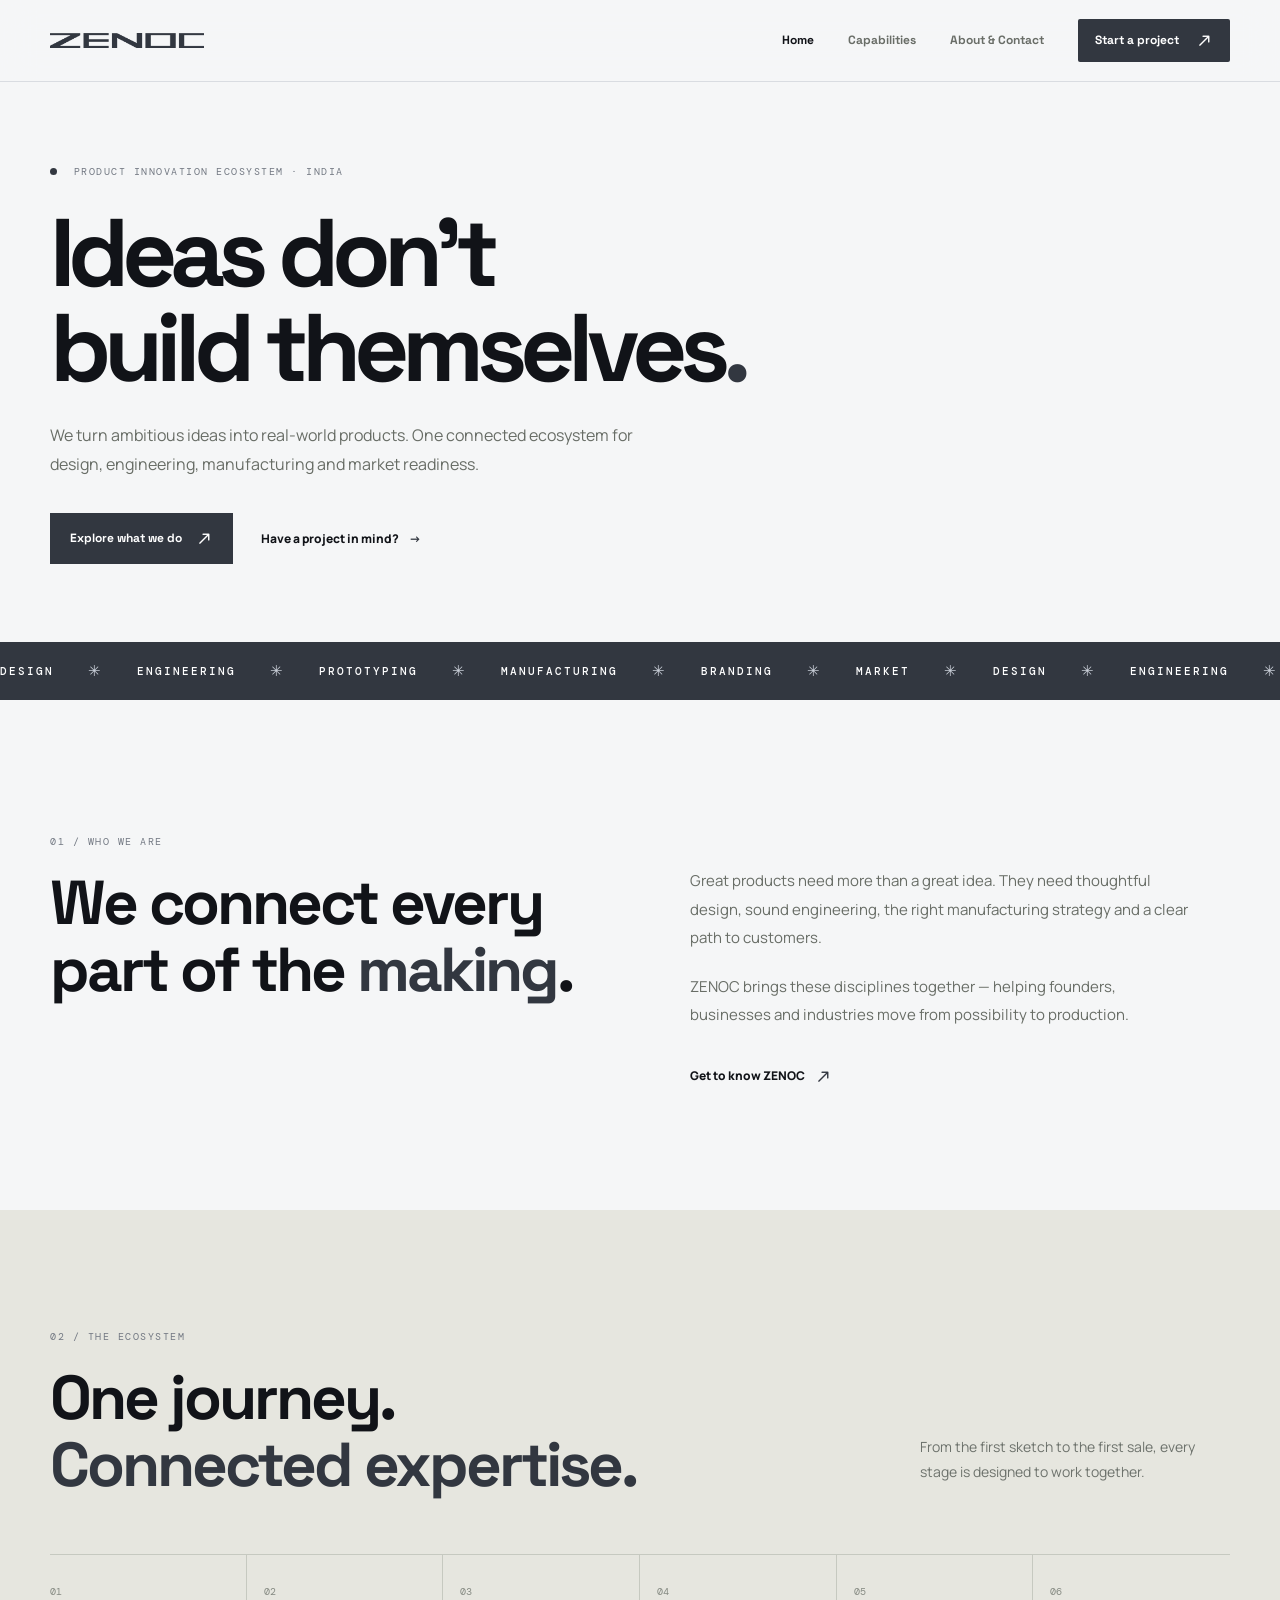
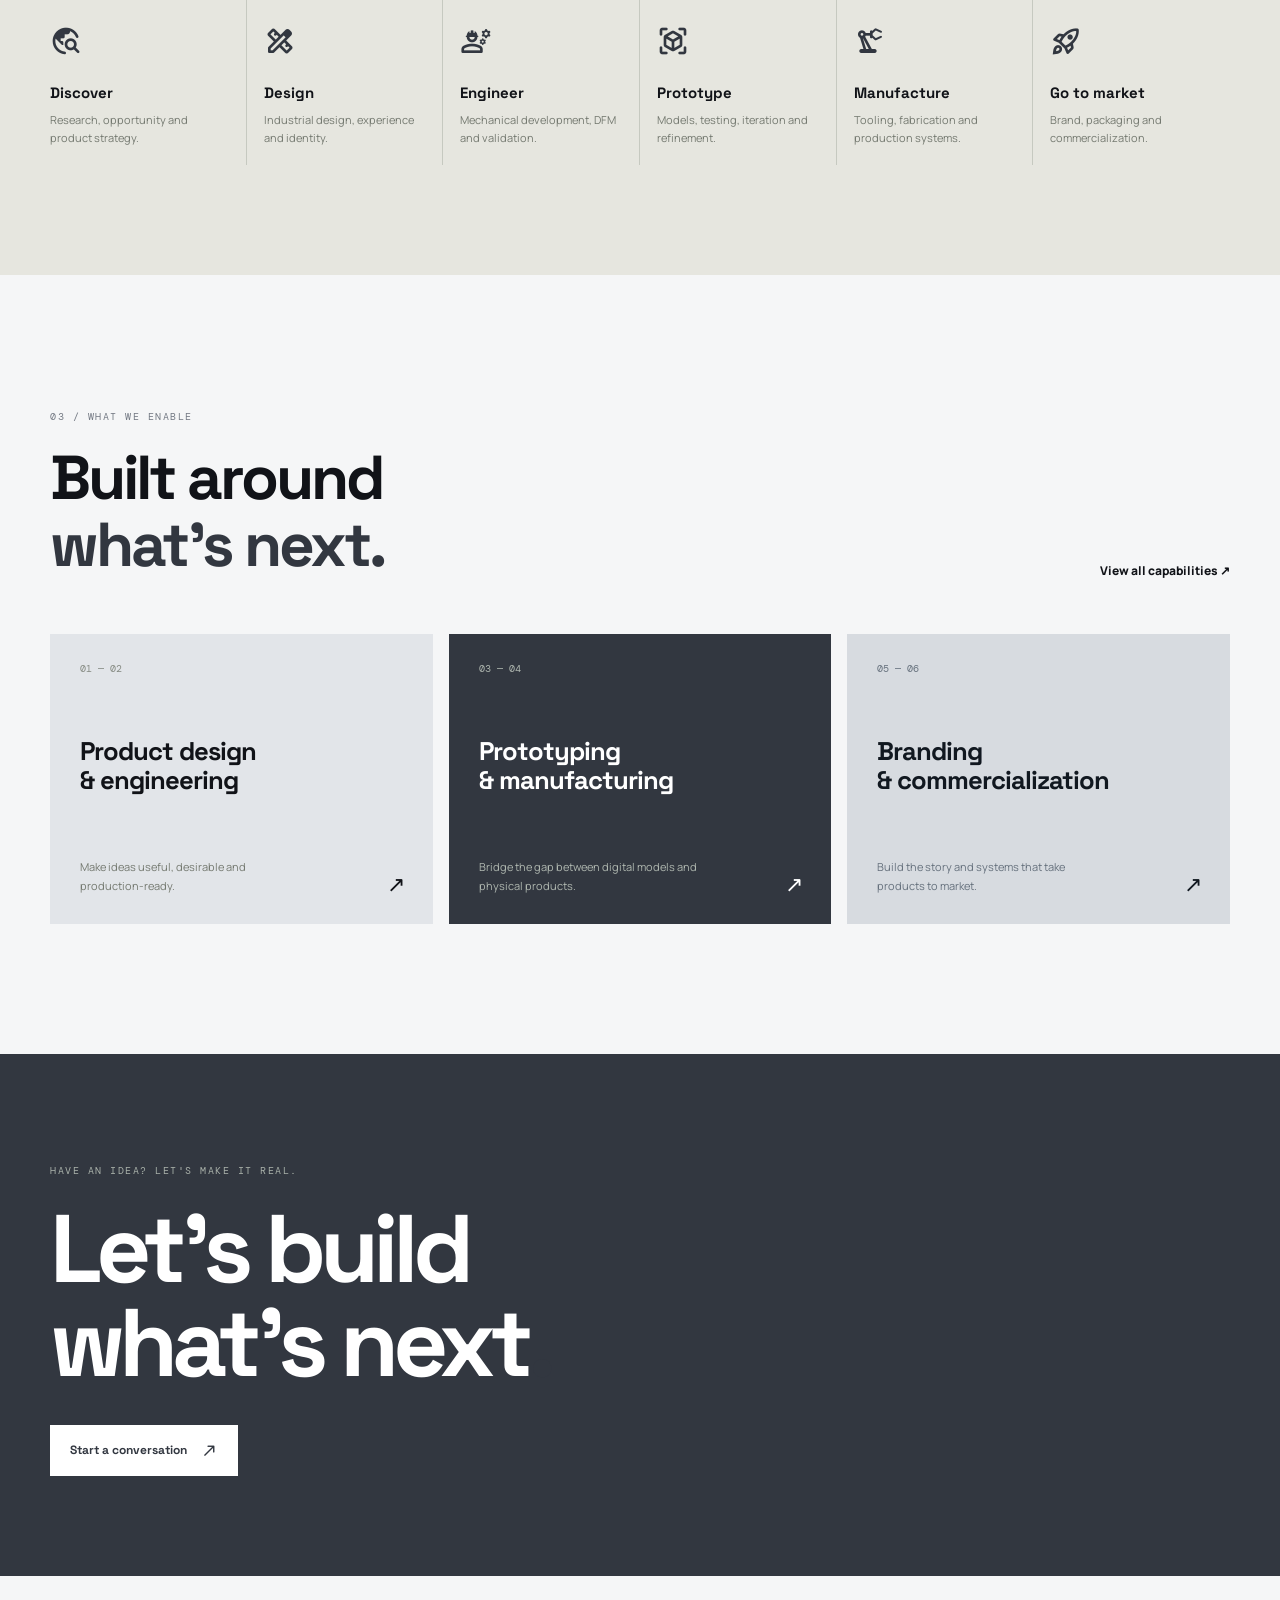
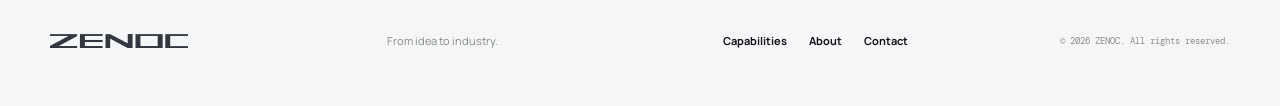
<file: index.html>
<!DOCTYPE html>
<html lang="en">
<head>
  <meta charset="UTF-8"><meta name="viewport" content="width=device-width, initial-scale=1.0">
  <meta name="description" content="ZENOC — an integrated product innovation ecosystem, from idea to market.">
  <title>ZENOC — From Idea to Industry</title>
  <link rel="preconnect" href="https://fonts.googleapis.com"><link rel="preconnect" href="https://fonts.gstatic.com" crossorigin>
  <link href="https://fonts.googleapis.com/css2?family=DM+Mono:wght@400;500&family=Manrope:wght@400;500;600;700;800&family=Space+Grotesk:wght@400;500;600;700&display=swap" rel="stylesheet">
  <link href="https://fonts.googleapis.com/css2?family=Material+Symbols+Rounded:opsz,wght,FILL,GRAD@20..48,400,0,0" rel="stylesheet"><link rel="stylesheet" href="styles.css"><script src="script.js" defer></script>
</head>
<body>
<header class="site-header"><a class="brand logo-brand" href="index.html"><img src="zenoc-logo.png" alt="ZENOC"></a><button class="menu-toggle" aria-label="Open menu" aria-expanded="false"><span class="material-symbols-rounded" aria-hidden="true">menu</span></button>
<nav class="nav"><a class="active" href="index.html">Home</a><a href="capabilities.html">Capabilities</a><a href="about.html">About & Contact</a><a class="nav-cta" href="about.html#contact">Start a project <span class="material-symbols-rounded icon-inline" aria-hidden="true">north_east</span></a></nav></header>
<main>
<section class="hero wrap">
  <div class="hero-copy"><p class="eyebrow"><i></i> PRODUCT INNOVATION ECOSYSTEM · INDIA</p>
    <h1>Ideas don't<br>build themselves<span class="accent">.</span></h1>
    <p class="hero-lead">We turn ambitious ideas into real-world products. One connected ecosystem for design, engineering, manufacturing and market readiness.</p>
    <div class="hero-actions"><a class="button button-dark" href="capabilities.html">Explore what we do <span class="material-symbols-rounded icon-inline" aria-hidden="true">north_east</span></a><a class="text-link" href="about.html#contact">Have a project in mind? <span>→</span></a></div>
  </div>
</section>
<section class="ticker" aria-label="ZENOC capabilities"><div class="ticker-track"><div class="ticker-group"><span>DESIGN</span><b>✳</b><span>ENGINEERING</span><b>✳</b><span>PROTOTYPING</span><b>✳</b><span>MANUFACTURING</span><b>✳</b><span>BRANDING</span><b>✳</b><span>MARKET</span><b>✳</b></div><div class="ticker-group" aria-hidden="true"><span>DESIGN</span><b>✳</b><span>ENGINEERING</span><b>✳</b><span>PROTOTYPING</span><b>✳</b><span>MANUFACTURING</span><b>✳</b><span>BRANDING</span><b>✳</b><span>MARKET</span><b>✳</b></div></div></section>
<section class="section wrap intro-section"><div><p class="eyebrow">01 / WHO WE ARE</p><h2>We connect every<br>part of the <em>making</em>.</h2></div><div class="intro-text"><p>Great products need more than a great idea. They need thoughtful design, sound engineering, the right manufacturing strategy and a clear path to customers.</p><p>ZENOC brings these disciplines together — helping founders, businesses and industries move from possibility to production.</p><a class="arrow-link" href="about.html">Get to know ZENOC <span class="material-symbols-rounded icon-inline" aria-hidden="true">north_east</span></a></div></section>
<section class="ecosystem-section"><div class="wrap"><div class="section-heading"><div><p class="eyebrow">02 / THE ECOSYSTEM</p><h2>One journey.<br><em>Connected expertise.</em></h2></div><p>From the first sketch to the first sale, every stage is designed to work together.</p></div>
<div class="journey">
  <div class="journey-step"><span>01</span><div class="step-icon"><span class="material-symbols-rounded step-material-icon" aria-hidden="true">travel_explore</span></div><h3>Discover</h3><p>Research, opportunity and product strategy.</p></div>
  <div class="journey-step"><span>02</span><div class="step-icon"><span class="material-symbols-rounded step-material-icon" aria-hidden="true">design_services</span></div><h3>Design</h3><p>Industrial design, experience and identity.</p></div>
  <div class="journey-step"><span>03</span><div class="step-icon"><span class="material-symbols-rounded step-material-icon" aria-hidden="true">engineering</span></div><h3>Engineer</h3><p>Mechanical development, DFM and validation.</p></div>
  <div class="journey-step"><span>04</span><div class="step-icon"><span class="material-symbols-rounded step-material-icon" aria-hidden="true">view_in_ar</span></div><h3>Prototype</h3><p>Models, testing, iteration and refinement.</p></div>
  <div class="journey-step"><span>05</span><div class="step-icon"><span class="material-symbols-rounded step-material-icon" aria-hidden="true">precision_manufacturing</span></div><h3>Manufacture</h3><p>Tooling, fabrication and production systems.</p></div>
  <div class="journey-step"><span>06</span><div class="step-icon"><span class="material-symbols-rounded step-material-icon" aria-hidden="true">rocket_launch</span></div><h3>Go to market</h3><p>Brand, packaging and commercialization.</p></div>
</div></div></section>
<section class="section wrap capabilities-preview"><div class="section-heading"><div><p class="eyebrow">03 / WHAT WE ENABLE</p><h2>Built around<br><em>what's next.</em></h2></div><a class="arrow-link" href="capabilities.html">View all capabilities ↗</a></div>
<div class="cap-grid"><a class="cap-card cap-large" href="capabilities.html"><span class="card-no">01 — 02</span><h3>Product design<br>& engineering</h3><p>Make ideas useful, desirable and production-ready.</p><span class="card-arrow">↗</span></a><a class="cap-card cap-dark" href="capabilities.html"><span class="card-no">03 — 04</span><h3>Prototyping<br>& manufacturing</h3><p>Bridge the gap between digital models and physical products.</p><span class="card-arrow">↗</span></a><a class="cap-card cap-light" href="capabilities.html"><span class="card-no">05 — 06</span><h3>Branding<br>& commercialization</h3><p>Build the story and systems that take products to market.</p><span class="card-arrow">↗</span></a></div></section>
<section class="cta-band"><div class="wrap cta-inner"><p class="eyebrow">HAVE AN IDEA? LET'S MAKE IT REAL.</p><h2>Let's build<br>what's next<span class="accent">.</span></h2><a class="button button-light" href="about.html#contact">Start a conversation <span class="material-symbols-rounded icon-inline" aria-hidden="true">north_east</span></a></div></section>
</main>
<footer class="footer wrap"><a class="brand logo-brand" href="index.html"><img src="zenoc-logo.png" alt="ZENOC"></a><p>From idea to industry.</p><div class="footer-links"><a href="capabilities.html">Capabilities</a><a href="about.html">About</a><a href="about.html#contact">Contact</a></div><small>© <span id="year"></span> ZENOC. All rights reserved.</small></footer>
</body></html>
</file>
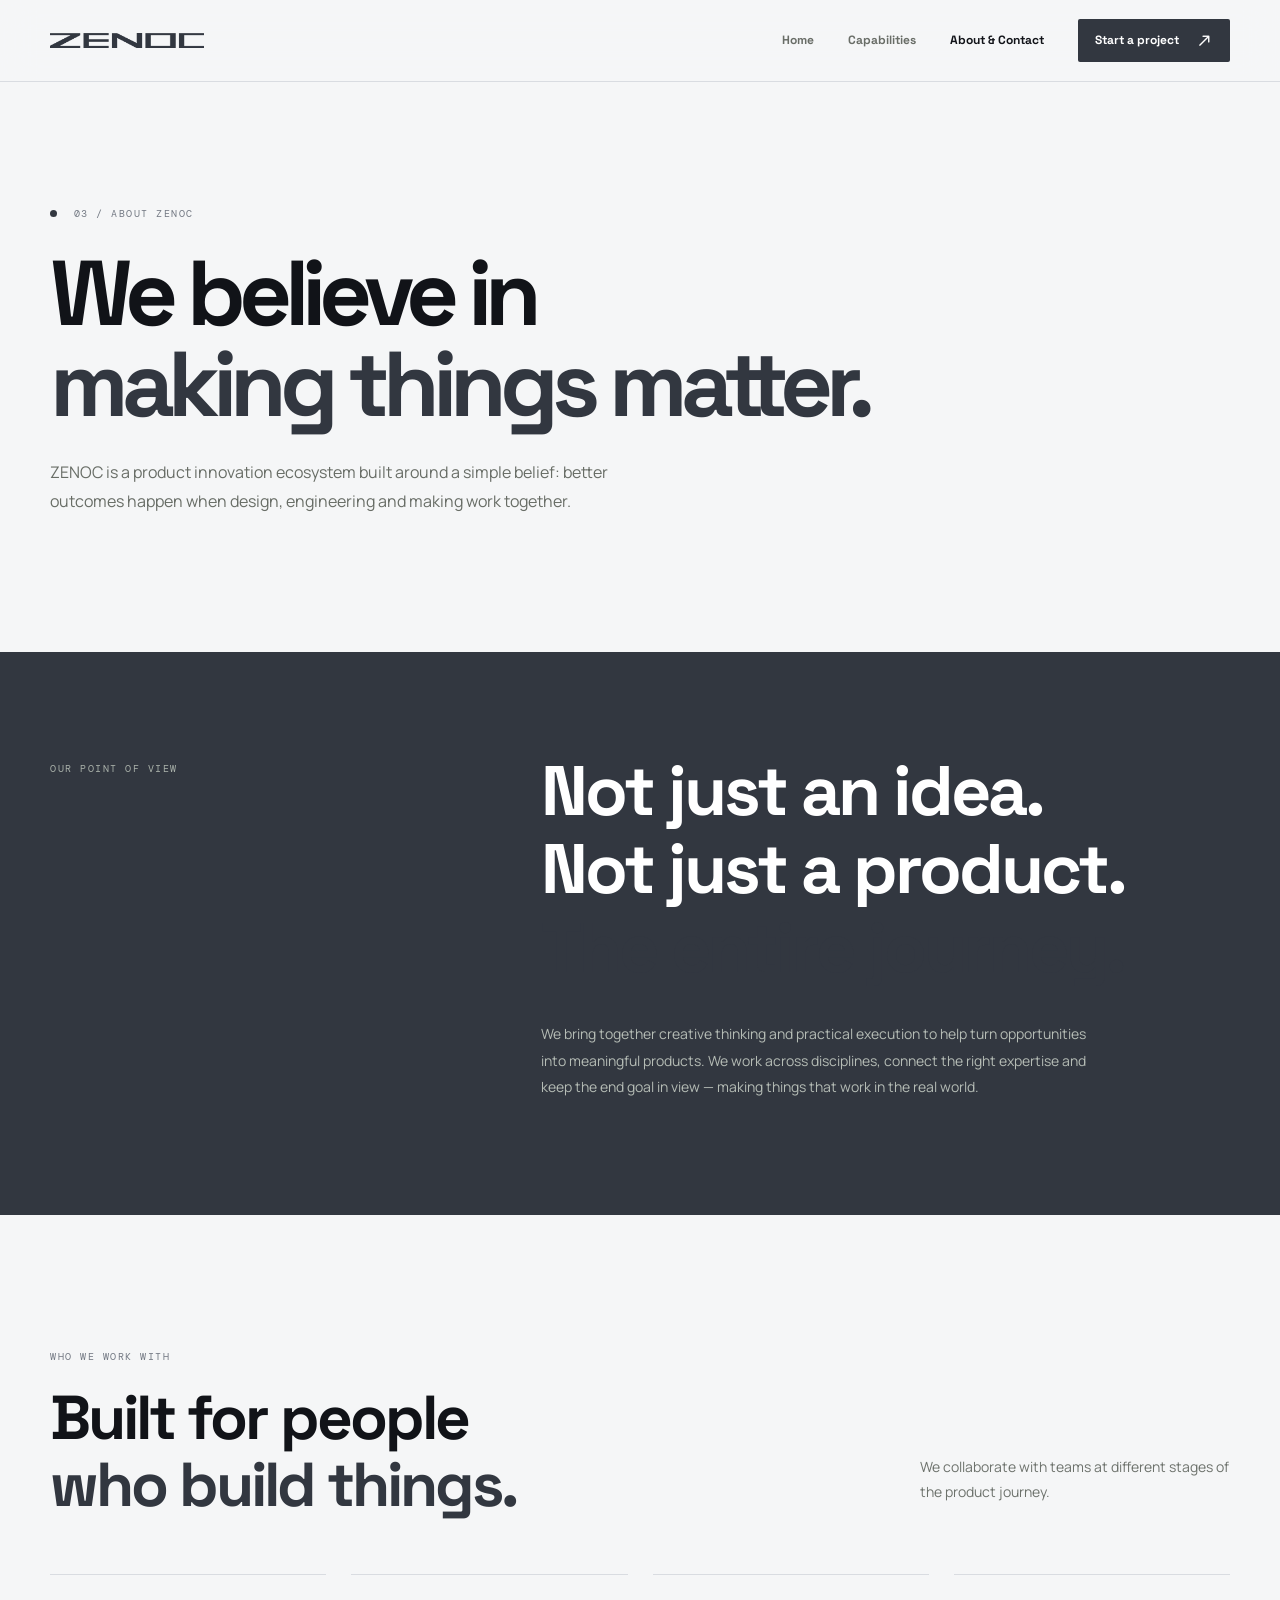
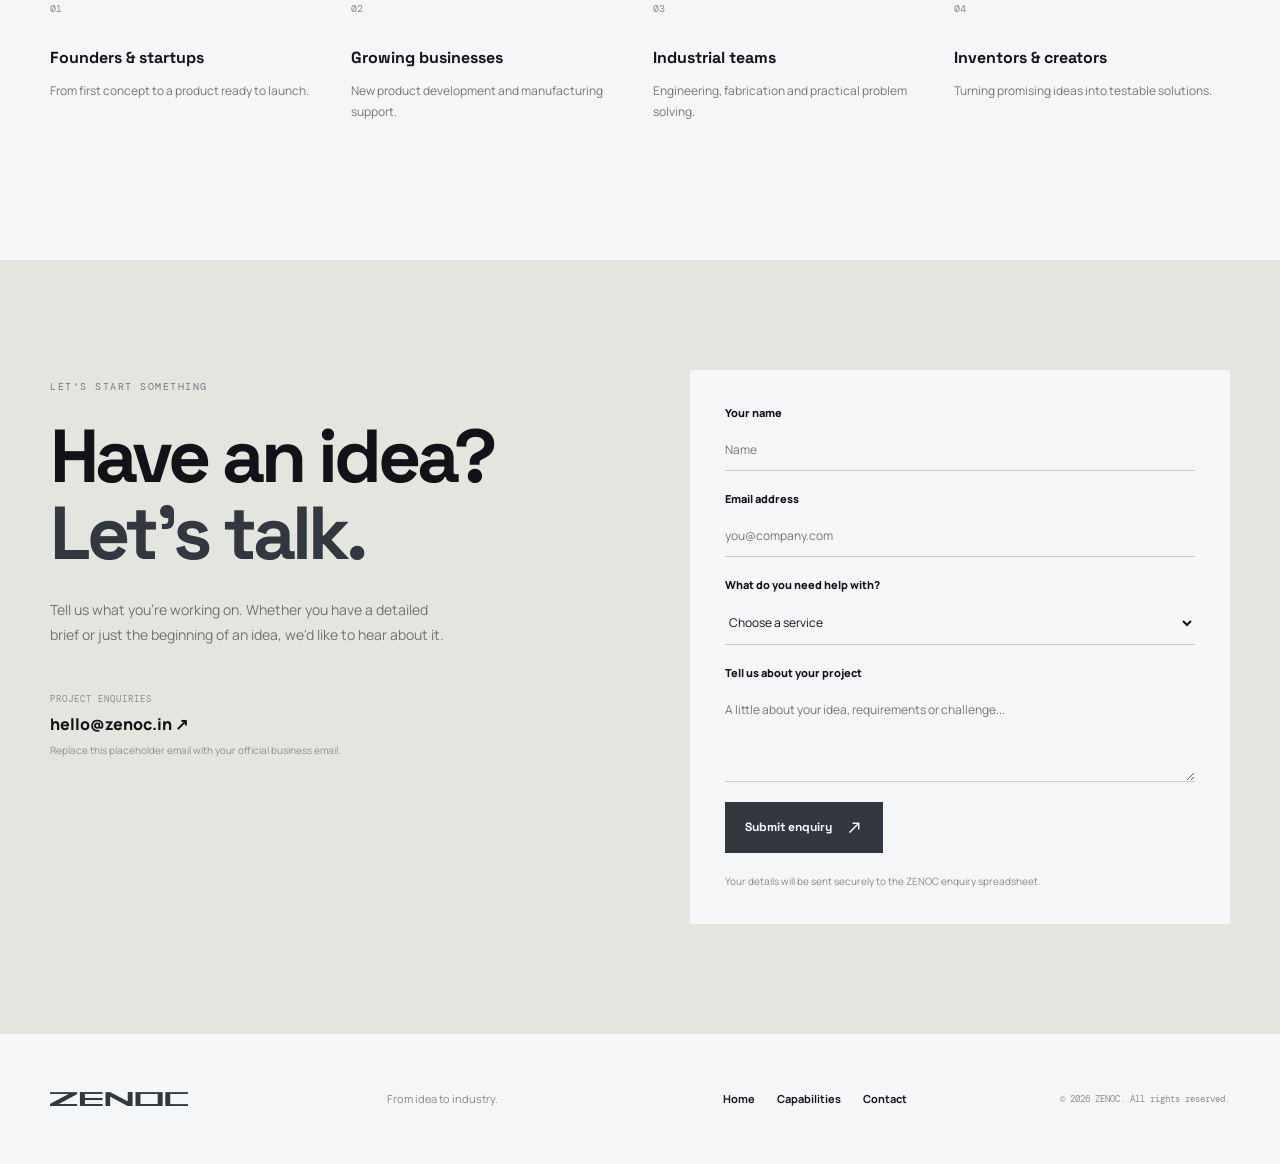
<file: about.html>
<!DOCTYPE html>
<html lang="en"><head><meta charset="UTF-8"><meta name="viewport" content="width=device-width, initial-scale=1.0"><meta name="description" content="Meet ZENOC and start a product innovation project."><title>About & Contact — ZENOC</title><link rel="preconnect" href="https://fonts.googleapis.com"><link rel="preconnect" href="https://fonts.gstatic.com" crossorigin><link href="https://fonts.googleapis.com/css2?family=DM+Mono:wght@400;500&family=Manrope:wght@400;500;600;700;800&family=Space+Grotesk:wght@400;500;600;700&display=swap" rel="stylesheet"><link href="https://fonts.googleapis.com/css2?family=Material+Symbols+Rounded:opsz,wght,FILL,GRAD@20..48,400,0,0" rel="stylesheet"><link rel="stylesheet" href="styles.css"><script src="script.js" defer></script></head>
<body><header class="site-header"><a class="brand logo-brand" href="index.html"><img src="zenoc-logo.png" alt="ZENOC"></a><button class="menu-toggle" aria-label="Open menu" aria-expanded="false"><span class="material-symbols-rounded" aria-hidden="true">menu</span></button><nav class="nav"><a href="index.html">Home</a><a href="capabilities.html">Capabilities</a><a class="active" href="about.html">About & Contact</a><a class="nav-cta" href="#contact">Start a project <span class="material-symbols-rounded icon-inline" aria-hidden="true">north_east</span></a></nav></header>
<main><section class="page-hero about-hero wrap"><p class="eyebrow"><i></i> 03 / ABOUT ZENOC</p><h1>We believe in<br><em>making things matter.</em></h1><p class="page-lead">ZENOC is a product innovation ecosystem built around a simple belief: better outcomes happen when design, engineering and making work together.</p></section>
<section class="about-statement"><div class="wrap statement-grid"><p class="eyebrow">OUR POINT OF VIEW</p><h2>Not just an idea.<br>Not just a product.<br><span>The entire journey.</span></h2><p>We bring together creative thinking and practical execution to help turn opportunities into meaningful products. We work across disciplines, connect the right expertise and keep the end goal in view — making things that work in the real world.</p></div></section>
<section class="section wrap audience"><div class="section-heading"><div><p class="eyebrow">WHO WE WORK WITH</p><h2>Built for people<br><em>who build things.</em></h2></div><p>We collaborate with teams at different stages of the product journey.</p></div><div class="audience-grid"><div><span>01</span><h3>Founders & startups</h3><p>From first concept to a product ready to launch.</p></div><div><span>02</span><h3>Growing businesses</h3><p>New product development and manufacturing support.</p></div><div><span>03</span><h3>Industrial teams</h3><p>Engineering, fabrication and practical problem solving.</p></div><div><span>04</span><h3>Inventors & creators</h3><p>Turning promising ideas into testable solutions.</p></div></div></section>
<section class="contact-section" id="contact"><div class="wrap contact-grid"><div><p class="eyebrow">LET'S START SOMETHING</p><h2>Have an idea?<br><em>Let's talk.</em></h2><p class="contact-note">Tell us what you're working on. Whether you have a detailed brief or just the beginning of an idea, we'd like to hear about it.</p><div class="contact-meta"><span>PROJECT ENQUIRIES</span><a href="mailto:hello@zenoc.in">hello@zenoc.in ↗</a><small>Replace this placeholder email with your official business email.</small></div></div>
<form class="contact-form" id="contactForm"><label>Your name<input name="name" type="text" placeholder="Name" required></label><label>Email address<input name="email" type="email" placeholder="you@company.com" required></label><label>What do you need help with?<select name="service" required><option value="">Choose a service</option><option>Product design & development</option><option>Engineering & DFM</option><option>Prototyping</option><option>Fabrication & manufacturing</option><option>Branding & commercialization</option><option>End-to-end product development</option><option>Other</option></select></label><label>Tell us about your project<textarea name="message" rows="4" placeholder="A little about your idea, requirements or challenge..." required></textarea></label><div class="website-field" aria-hidden="true"><label>Leave this field empty<input name="website" type="text" tabindex="-1" autocomplete="off"></label></div><button class="button button-dark" type="submit">Submit enquiry <span class="material-symbols-rounded icon-inline" aria-hidden="true">north_east</span></button><p class="form-note" id="formNote">Your details will be sent securely to the ZENOC enquiry spreadsheet.</p></form></div></section></main>
<footer class="footer wrap"><a class="brand logo-brand" href="index.html"><img src="zenoc-logo.png" alt="ZENOC"></a><p>From idea to industry.</p><div class="footer-links"><a href="index.html">Home</a><a href="capabilities.html">Capabilities</a><a href="#contact">Contact</a></div><small>© <span id="year"></span> ZENOC. All rights reserved.</small></footer></body></html>
</file>
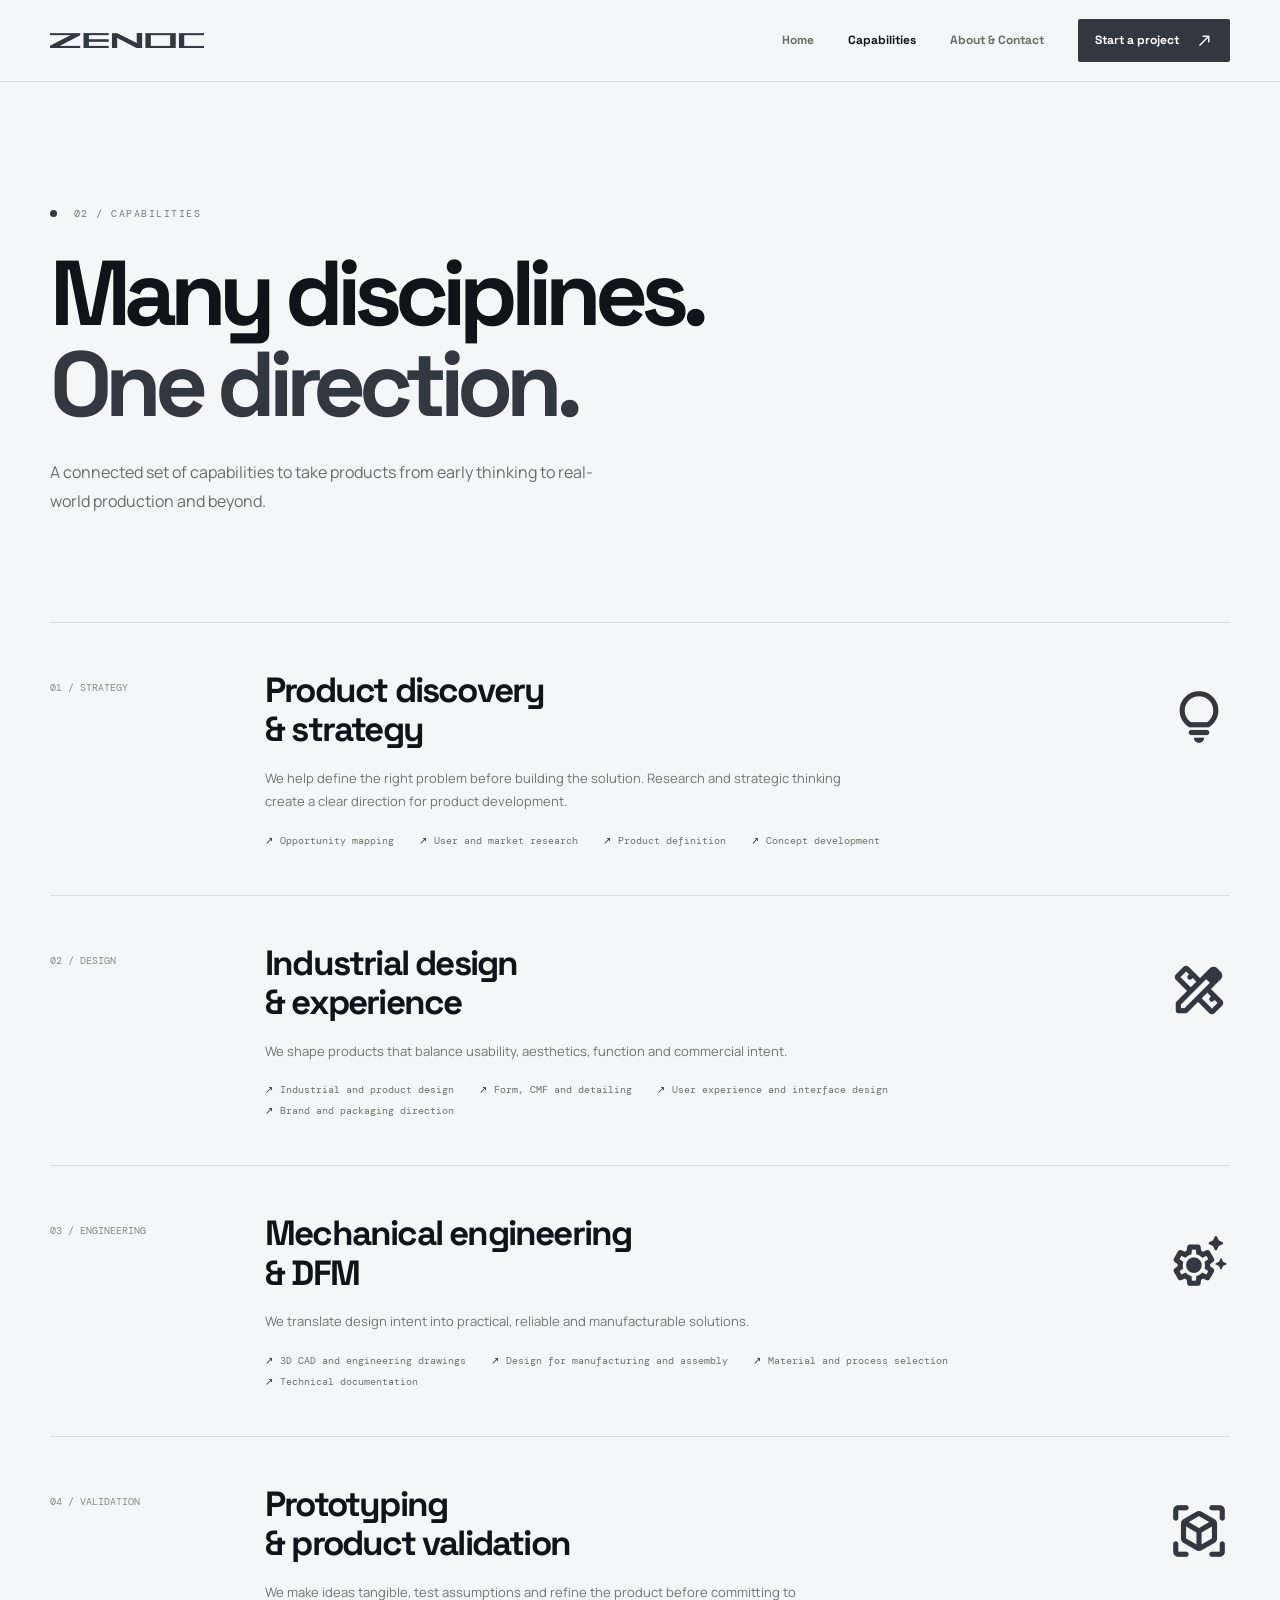
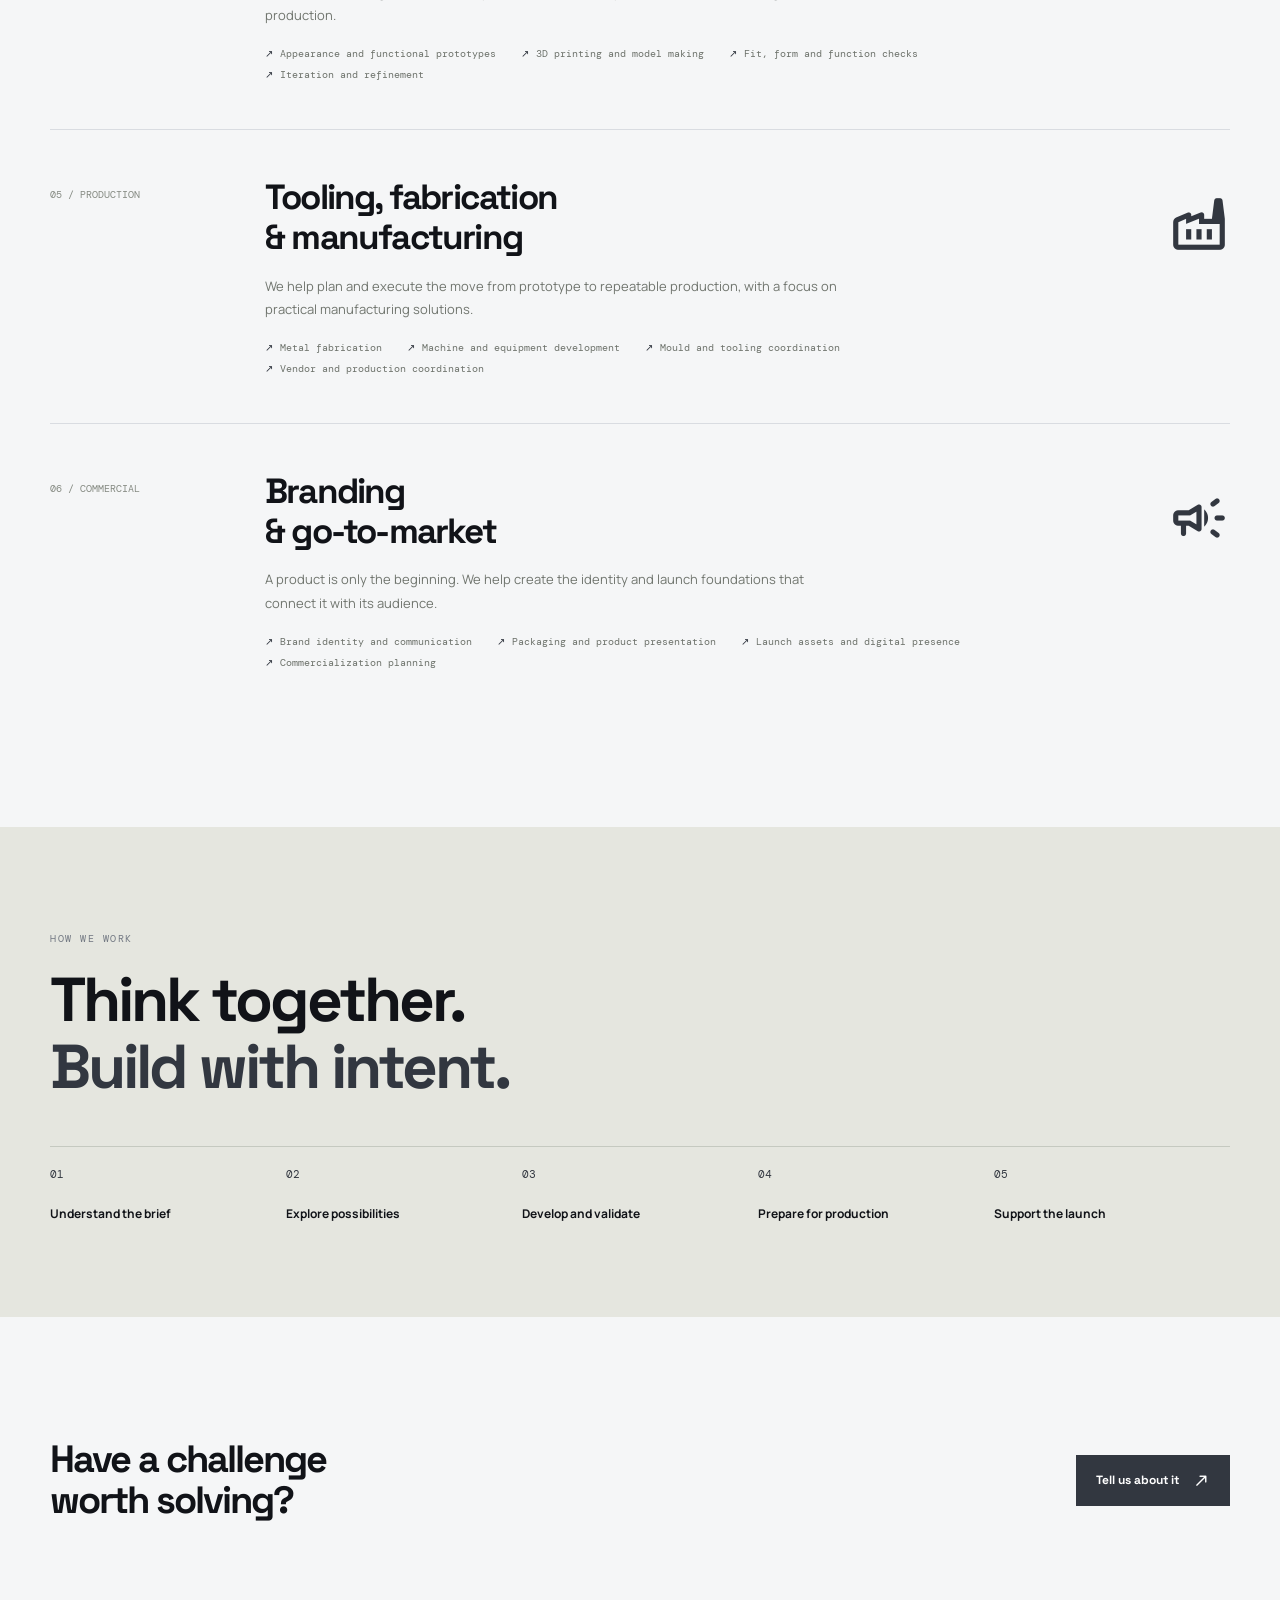
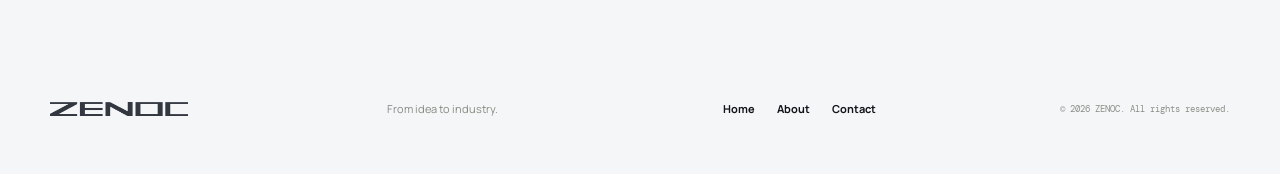
<file: capabilities.html>
<!DOCTYPE html>
<html lang="en"><head><meta charset="UTF-8"><meta name="viewport" content="width=device-width, initial-scale=1.0"><meta name="description" content="Explore ZENOC's product innovation, engineering and manufacturing capabilities."><title>Capabilities — ZENOC</title><link rel="preconnect" href="https://fonts.googleapis.com"><link rel="preconnect" href="https://fonts.gstatic.com" crossorigin><link href="https://fonts.googleapis.com/css2?family=DM+Mono:wght@400;500&family=Manrope:wght@400;500;600;700;800&family=Space+Grotesk:wght@400;500;600;700&display=swap" rel="stylesheet"><link href="https://fonts.googleapis.com/css2?family=Material+Symbols+Rounded:opsz,wght,FILL,GRAD@20..48,400,0,0" rel="stylesheet"><link rel="stylesheet" href="styles.css"><script src="script.js" defer></script></head>
<body><header class="site-header"><a class="brand logo-brand" href="index.html"><img src="zenoc-logo.png" alt="ZENOC"></a><button class="menu-toggle" aria-label="Open menu" aria-expanded="false"><span class="material-symbols-rounded" aria-hidden="true">menu</span></button><nav class="nav"><a href="index.html">Home</a><a class="active" href="capabilities.html">Capabilities</a><a href="about.html">About & Contact</a><a class="nav-cta" href="about.html#contact">Start a project <span class="material-symbols-rounded icon-inline" aria-hidden="true">north_east</span></a></nav></header>
<main><section class="page-hero wrap"><p class="eyebrow"><i></i> 02 / CAPABILITIES</p><h1>Many disciplines.<br><em>One direction.</em></h1><p class="page-lead">A connected set of capabilities to take products from early thinking to real-world production and beyond.</p></section>
<section class="capability-list wrap">
<article class="capability-row"><div class="capability-index">01 / STRATEGY</div><div><h2>Product discovery<br>& strategy</h2><p>We help define the right problem before building the solution. Research and strategic thinking create a clear direction for product development.</p><ul><li>Opportunity mapping</li><li>User and market research</li><li>Product definition</li><li>Concept development</li></ul></div><div class="capability-symbol"><span class="material-symbols-rounded" aria-hidden="true">lightbulb</span></div></article>
<article class="capability-row"><div class="capability-index">02 / DESIGN</div><div><h2>Industrial design<br>& experience</h2><p>We shape products that balance usability, aesthetics, function and commercial intent.</p><ul><li>Industrial and product design</li><li>Form, CMF and detailing</li><li>User experience and interface design</li><li>Brand and packaging direction</li></ul></div><div class="capability-symbol"><span class="material-symbols-rounded" aria-hidden="true">design_services</span></div></article>
<article class="capability-row"><div class="capability-index">03 / ENGINEERING</div><div><h2>Mechanical engineering<br>& DFM</h2><p>We translate design intent into practical, reliable and manufacturable solutions.</p><ul><li>3D CAD and engineering drawings</li><li>Design for manufacturing and assembly</li><li>Material and process selection</li><li>Technical documentation</li></ul></div><div class="capability-symbol"><span class="material-symbols-rounded" aria-hidden="true">settings_suggest</span></div></article>
<article class="capability-row"><div class="capability-index">04 / VALIDATION</div><div><h2>Prototyping<br>& product validation</h2><p>We make ideas tangible, test assumptions and refine the product before committing to production.</p><ul><li>Appearance and functional prototypes</li><li>3D printing and model making</li><li>Fit, form and function checks</li><li>Iteration and refinement</li></ul></div><div class="capability-symbol"><span class="material-symbols-rounded" aria-hidden="true">view_in_ar</span></div></article>
<article class="capability-row"><div class="capability-index">05 / PRODUCTION</div><div><h2>Tooling, fabrication<br>& manufacturing</h2><p>We help plan and execute the move from prototype to repeatable production, with a focus on practical manufacturing solutions.</p><ul><li>Metal fabrication</li><li>Machine and equipment development</li><li>Mould and tooling coordination</li><li>Vendor and production coordination</li></ul></div><div class="capability-symbol"><span class="material-symbols-rounded" aria-hidden="true">factory</span></div></article>
<article class="capability-row"><div class="capability-index">06 / COMMERCIAL</div><div><h2>Branding<br>& go-to-market</h2><p>A product is only the beginning. We help create the identity and launch foundations that connect it with its audience.</p><ul><li>Brand identity and communication</li><li>Packaging and product presentation</li><li>Launch assets and digital presence</li><li>Commercialization planning</li></ul></div><div class="capability-symbol"><span class="material-symbols-rounded" aria-hidden="true">campaign</span></div></article>
</section>
<section class="process-strip"><div class="wrap process-inner"><p class="eyebrow">HOW WE WORK</p><h2>Think together.<br><em>Build with intent.</em></h2><div class="process-points"><div><b>01</b><span>Understand the brief</span></div><div><b>02</b><span>Explore possibilities</span></div><div><b>03</b><span>Develop and validate</span></div><div><b>04</b><span>Prepare for production</span></div><div><b>05</b><span>Support the launch</span></div></div></div></section>
<section class="mini-cta wrap"><h2>Have a challenge<br>worth solving?</h2><a class="button button-dark" href="about.html#contact">Tell us about it <span class="material-symbols-rounded icon-inline" aria-hidden="true">north_east</span></a></section></main>
<footer class="footer wrap"><a class="brand logo-brand" href="index.html"><img src="zenoc-logo.png" alt="ZENOC"></a><p>From idea to industry.</p><div class="footer-links"><a href="index.html">Home</a><a href="about.html">About</a><a href="about.html#contact">Contact</a></div><small>© <span id="year"></span> ZENOC. All rights reserved.</small></footer></body></html>
</file>
<file: styles.css>
/* ZENOC — responsive visual system */
:root{--ink:#171918;--paper:#f2f1ec;--muted:#777b75;--line:#d6d7d0;--orange:#323740;--white:#fff;--mono:"DM Mono",monospace;--sans:"Manrope",Arial,sans-serif}
*{box-sizing:border-box}html{scroll-behavior:smooth}body{margin:0;background:var(--paper);color:var(--ink);font-family:var(--sans);-webkit-font-smoothing:antialiased}a{color:inherit;text-decoration:none}.wrap{width:min(1180px,calc(100% - 64px));margin:auto}.site-header{height:82px;padding:0 max(32px,calc((100vw - 1180px)/2));display:flex;align-items:center;justify-content:space-between;border-bottom:1px solid var(--line);position:relative;z-index:5;background:rgba(242,241,236,.94)}.brand{font-size:25px;font-weight:800;letter-spacing:-2px}.brand span{font:10px var(--mono);vertical-align:top;margin-left:3px;letter-spacing:0}.nav{display:flex;align-items:center;gap:34px;font-size:12px;font-weight:700}.nav a:not(.nav-cta){color:#696d67}.nav a.active,.nav a:hover{color:var(--ink)}.nav-cta{background:var(--ink);color:white;padding:13px 17px;border-radius:2px}.nav-cta span,.button span{margin-left:14px}.menu-toggle{display:none;border:0;background:none;font-size:23px}.hero{min-height:650px;display:grid;grid-template-columns:1fr .9fr;align-items:center;gap:45px;padding-top:65px;padding-bottom:70px}.eyebrow{font:10px var(--mono);letter-spacing:1.5px;color:var(--muted);text-transform:uppercase}.eyebrow i{display:inline-block;width:7px;height:7px;background:var(--orange);border-radius:50%;margin-right:9px}.hero h1,.page-hero h1{font-size:clamp(58px,7.5vw,100px);line-height:.99;letter-spacing:-7px;margin:28px 0 25px;font-weight:700}.accent{color:var(--orange)}.hero-lead,.page-lead{font-size:16px;line-height:1.8;color:#686d66;max-width:510px}.hero-actions{display:flex;align-items:center;gap:28px;margin-top:34px}.button{display:inline-flex;align-items:center;justify-content:center;padding:17px 20px;font-size:12px;font-weight:800;border:0;cursor:pointer;transition:transform .2s,background .2s}.button:hover{transform:translateY(-3px)}.button-dark{background:var(--ink);color:white}.button-dark:hover{background:var(--orange)}.button-light{background:var(--paper);color:var(--ink)}.text-link,.arrow-link{font-size:12px;font-weight:800}.text-link span,.arrow-link span{color:var(--orange);margin-left:8px}.hero-visual{height:480px;position:relative;overflow:hidden;background:#202523;background-image:linear-gradient(135deg,#303936,#111715)}.visual-grid{position:absolute;inset:0;background-image:linear-gradient(rgba(255,255,255,.08) 1px,transparent 1px),linear-gradient(90deg,rgba(255,255,255,.08) 1px,transparent 1px);background-size:40px 40px;mask-image:linear-gradient(transparent,#000 20%,#000 80%,transparent)}.orbit{position:absolute;border:1px solid rgba(255,255,255,.22);border-radius:50%;width:370px;height:370px;left:50%;top:50%;transform:translate(-50%,-50%) rotate(-28deg)}.orbit-two{width:470px;height:260px;transform:translate(-50%,-50%) rotate(35deg)}.core-object{position:absolute;left:50%;top:49%;transform:translate(-50%,-50%);width:190px;height:190px;filter:drop-shadow(20px 25px 22px #0008)}.core-front{position:absolute;inset:25px 15px 0;background:linear-gradient(145deg,#f56b40,#c43e23);clip-path:polygon(0 18%,74% 0,100% 18%,100% 82%,25% 100%,0 78%);display:grid;place-items:center;color:#fff;font-size:85px;font-weight:800;letter-spacing:-10px}.core-front span{color:#242b28}.core-top{position:absolute;top:0;left:15px;width:140px;height:45px;background:#ff986d;clip-path:polygon(0 40%,75% 0,100% 35%,25% 100%)}.core-side{position:absolute;right:0;top:30px;width:40px;height:145px;background:#9e321e;clip-path:polygon(0 0,100% 14%,100% 80%,0 100%)}.visual-label{position:absolute;color:#d7ddd8;font:9px var(--mono);letter-spacing:1.5px}.label-top{top:24px;left:24px}.label-bottom{bottom:24px;right:24px}.visual-cross{position:absolute;right:28px;top:20px;color:var(--orange);font-size:30px}.ticker{overflow:hidden;background:var(--orange);color:#171918;padding:17px 0;white-space:nowrap;font:11px var(--mono);letter-spacing:2px}.ticker div{min-width:max-content;animation:marquee 32s linear infinite}.ticker b{margin:0 28px}@keyframes marquee{to{transform:translateX(-35%)}}.section{padding-top:125px;padding-bottom:125px}.intro-section{display:grid;grid-template-columns:1fr 1fr;gap:100px}.section h2,.section-heading h2,.process-inner h2{font-size:clamp(40px,5vw,62px);line-height:1.08;letter-spacing:-3px;margin:22px 0 0}.section h2 em,.section-heading h2 em,.process-inner h2 em,.page-hero h1 em,.about-statement h2 span,.contact-grid h2 em{font-style:normal;color:var(--orange)}.intro-text{padding-top:42px;max-width:500px}.intro-text p{font-size:15px;line-height:1.9;color:#686d66;margin:0 0 20px}.arrow-link{display:inline-block;margin-top:17px}.ecosystem-section{background:#e6e6df;padding:110px 0}.section-heading{display:flex;justify-content:space-between;align-items:end;gap:40px;margin-bottom:55px}.section-heading>p{max-width:310px;color:#6d726c;font-size:14px;line-height:1.8}.journey{display:grid;grid-template-columns:repeat(6,1fr);border-top:1px solid #c6c9c0}.journey-step{padding:23px 17px 8px 0;border-right:1px solid #c6c9c0;min-height:210px}.journey-step+ .journey-step{padding-left:17px}.journey-step:last-child{border:0}.journey-step>span,.card-no,.capability-index,.audience-grid span{font:10px var(--mono);color:#858a82}.step-icon{font-size:30px;color:var(--orange);margin:25px 0 17px}.journey-step h3{font-size:15px;margin:0 0 9px}.journey-step p,.cap-card p{font-size:11px;line-height:1.7;color:#747970;margin:0}.capabilities-preview{padding-bottom:130px}.cap-grid{display:grid;grid-template-columns:1.15fr 1fr 1fr;gap:14px}.cap-card{min-height:290px;padding:26px;position:relative;display:flex;flex-direction:column;align-items:flex-start;justify-content:space-between;overflow:hidden;transition:transform .25s}.cap-card:hover{transform:translateY(-5px)}.cap-card h3{font-size:27px;line-height:1.15;letter-spacing:-1px;margin:30px 0 10px}.cap-card p{max-width:240px}.cap-large{background:#d7d9d1}.cap-dark{background:#222a26;color:white}.cap-dark p,.cap-dark .card-no{color:#b0b8b0}.cap-orange{background:var(--orange)}.cap-orange p,.cap-orange .card-no{color:#542719}.card-arrow{position:absolute;right:25px;bottom:22px;font-size:22px}.cta-band{background:#202724;color:white;padding:100px 0}.cta-inner{position:relative}.cta-inner h2{font-size:clamp(58px,8vw,96px);line-height:.98;letter-spacing:-6px;margin:25px 0 35px}.cta-inner .eyebrow{color:#a9b1a9}.footer{min-height:130px;display:grid;grid-template-columns:1fr 1fr 1fr auto;align-items:center;gap:20px}.footer>p{font-size:11px;color:#858a82}.footer-links{display:flex;gap:22px;font-size:11px;font-weight:700}.footer small{font:9px var(--mono);color:#8a8e87}.page-hero{padding-top:115px;padding-bottom:90px}.page-hero h1{font-size:clamp(58px,8vw,92px);margin:28px 0}.page-lead{max-width:560px}.capability-list{padding-bottom:110px}.capability-row{display:grid;grid-template-columns:180px 1fr 120px;gap:35px;padding:48px 0;border-top:1px solid var(--line)}.capability-index{padding-top:10px}.capability-row h2{font-size:35px;line-height:1.13;letter-spacing:-1.8px;margin:0 0 17px}.capability-row p{max-width:590px;color:#70756e;font-size:13px;line-height:1.8}.capability-row ul{display:flex;flex-wrap:wrap;gap:8px 25px;padding:0;margin:20px 0 0;list-style:none}.capability-row li{font:10px var(--mono);color:#6d726b}.capability-row li:before{content:"↗";color:var(--orange);margin-right:7px}.capability-symbol{font-size:65px;color:var(--orange);justify-self:end;padding-top:8px}.process-strip{background:#e5e6df;padding:95px 0}.process-inner h2{margin-bottom:45px}.process-points{display:grid;grid-template-columns:repeat(5,1fr);border-top:1px solid #c5c9c0}.process-points div{padding:20px 10px 0 0;display:flex;flex-direction:column;gap:24px}.process-points b{font:11px var(--mono);color:var(--orange)}.process-points span{font-size:12px;font-weight:700}.mini-cta{padding-top:90px;padding-bottom:90px;display:flex;align-items:center;justify-content:space-between}.mini-cta h2{font-size:38px;letter-spacing:-2px;line-height:1.1}.about-hero{padding-bottom:120px}.about-statement{background:#202724;color:white;padding:100px 0}.statement-grid{display:grid;grid-template-columns:1fr 1.6fr;gap:20px 60px}.statement-grid .eyebrow{color:#a9b1a9}.about-statement h2{font-size:clamp(43px,6vw,70px);line-height:1.12;letter-spacing:-3px;margin:0;grid-column:2}.statement-grid>p:last-child{grid-column:2;max-width:550px;color:#b5bcb5;font-size:14px;line-height:1.9}.audience-grid{display:grid;grid-template-columns:repeat(4,1fr);gap:25px}.audience-grid>div{border-top:1px solid var(--line);padding-top:20px}.audience-grid h3{font-size:16px;margin:30px 0 10px}.audience-grid p{font-size:12px;color:#747970;line-height:1.8}.contact-section{background:#e4e5de;padding:110px 0}.contact-grid{display:grid;grid-template-columns:1fr 1fr;gap:100px}.contact-grid h2{font-size:clamp(50px,6vw,75px);line-height:1.03;letter-spacing:-4px;margin:25px 0}.contact-note{max-width:400px;color:#6f746d;font-size:14px;line-height:1.8}.contact-meta{display:flex;flex-direction:column;gap:8px;margin-top:45px}.contact-meta span{font:9px var(--mono);color:#888d85;letter-spacing:1px}.contact-meta a{font-weight:800;font-size:16px}.contact-meta small{font-size:10px;color:#8b8f88}.contact-form{background:var(--paper);padding:35px;display:flex;flex-direction:column;gap:20px}.contact-form label{display:flex;flex-direction:column;gap:9px;font-size:11px;font-weight:800}.contact-form input,.contact-form select,.contact-form textarea{width:100%;border:0;border-bottom:1px solid #c9ccc3;background:transparent;padding:12px 0;font:12px var(--sans);color:var(--ink);outline:none;border-radius:0}.contact-form input:focus,.contact-form select:focus,.contact-form textarea:focus{border-color:var(--orange)}.contact-form textarea{resize:vertical}.contact-form .button{align-self:flex-start}.form-note{font-size:10px;color:#858a82;line-height:1.6;margin:0}
@media(max-width:850px){.wrap{width:min(100% - 40px,650px)}.site-header{padding:0 20px;height:72px}.menu-toggle{display:block}.nav{display:none;position:absolute;top:72px;left:0;right:0;background:var(--paper);padding:20px;flex-direction:column;align-items:stretch;gap:20px;border-bottom:1px solid var(--line)}.nav.open{display:flex}.nav-cta{text-align:center}.hero{grid-template-columns:1fr;padding-top:65px;gap:45px}.hero h1,.page-hero h1{letter-spacing:-4px}.hero-visual{height:390px}.intro-section,.contact-grid{grid-template-columns:1fr;gap:30px}.intro-text{padding-top:0}.section{padding-top:85px;padding-bottom:85px}.section-heading{align-items:flex-start;flex-direction:column;gap:15px}.journey{grid-template-columns:repeat(3,1fr)}.journey-step:nth-child(3){border-right:0}.journey-step:nth-child(4),.journey-step:nth-child(5),.journey-step:nth-child(6){border-top:1px solid #c6c9c0}.journey-step:nth-child(4){padding-left:0}.cap-grid{grid-template-columns:1fr 1fr}.cap-large{grid-column:span 2}.footer{grid-template-columns:1fr 1fr;padding-top:30px;padding-bottom:30px}.footer-links{justify-content:flex-end}.footer small{grid-column:span 2}.capability-row{grid-template-columns:110px 1fr 55px;gap:15px}.capability-symbol{font-size:45px}.process-points{grid-template-columns:repeat(3,1fr);row-gap:25px}.statement-grid{grid-template-columns:1fr;gap:25px}.about-statement h2,.statement-grid>p:last-child{grid-column:1}.audience-grid{grid-template-columns:1fr 1fr}.contact-grid{gap:45px}}
@media(max-width:520px){.wrap{width:calc(100% - 36px)}.hero{min-height:0;padding-top:55px;padding-bottom:55px}.hero h1,.page-hero h1{font-size:57px;letter-spacing:-4px}.hero-lead,.page-lead{font-size:14px}.hero-actions{align-items:flex-start;flex-direction:column;gap:20px}.hero-visual{height:330px}.orbit{width:280px;height:280px}.orbit-two{width:350px;height:210px}.core-object{transform:translate(-50%,-50%) scale(.8)}.ticker{padding:14px 0}.ticker div{font-size:9px}.section h2,.section-heading h2,.process-inner h2{font-size:43px;letter-spacing:-2px}.journey{grid-template-columns:1fr 1fr}.journey-step:nth-child(2),.journey-step:nth-child(4){border-right:0}.journey-step:nth-child(3){border-right:1px solid #c6c9c0}.journey-step:nth-child(3){border-top:1px solid #c6c9c0}.journey-step:nth-child(4){border-top:1px solid #c6c9c0}.journey-step:nth-child(5){padding-left:0}.cap-grid{grid-template-columns:1fr}.cap-large{grid-column:auto}.cap-card{min-height:245px}.cta-band{padding:75px 0}.cta-inner h2{font-size:65px;letter-spacing:-4px}.footer{grid-template-columns:1fr;gap:13px}.footer-links{justify-content:flex-start}.footer small{grid-column:auto}.page-hero{padding-top:75px;padding-bottom:65px}.capability-row{grid-template-columns:1fr 45px;gap:8px;padding:35px 0}.capability-index{grid-column:span 2}.capability-row h2{font-size:30px}.capability-row>div:nth-child(2){grid-column:1}.capability-symbol{grid-column:2;grid-row:2;font-size:38px}.capability-row ul{gap:9px 16px}.process-points{grid-template-columns:1fr 1fr}.mini-cta{align-items:flex-start;flex-direction:column;gap:20px}.audience-grid{grid-template-columns:1fr 1fr;gap:22px 15px}.contact-section{padding:75px 0}.contact-form{padding:24px 18px}.contact-grid h2{font-size:57px}}

/* ZENOC monochrome glass identity */
:root{--ink:#111318;--paper:#f5f6f7;--muted:#737983;--line:#d9dce1;--orange:#323740}
body{background:#f5f6f7;color:#111318}
.site-header{background:rgba(245,246,247,.88);backdrop-filter:blur(18px);-webkit-backdrop-filter:blur(18px)}
.nav-cta,.button-dark{background:#323740;color:#fff}
.nav-cta:hover,.button-dark:hover{background:#111318}
.hero-visual.glass-visual{isolation:isolate;background:radial-gradient(ellipse at 50% 40%,#69717d 0%,#323740 45%,#171a20 100%);border:1px solid rgba(255,255,255,.16);box-shadow:0 28px 70px rgba(20,25,33,.18);overflow:hidden}
.glass-visual:before{content:"";position:absolute;inset:0;background:linear-gradient(135deg,rgba(255,255,255,.14),transparent 38%,rgba(255,255,255,.04));z-index:-1}
.glass-visual .visual-grid{background-image:linear-gradient(rgba(255,255,255,.055) 1px,transparent 1px),linear-gradient(90deg,rgba(255,255,255,.055) 1px,transparent 1px);background-size:48px 48px}
.glass-orb{position:absolute;border:1px solid rgba(255,255,255,.19);border-radius:50%}
.orb-a{width:390px;height:390px;left:15%;top:12%;box-shadow:inset 0 0 60px rgba(255,255,255,.04),0 0 50px rgba(255,255,255,.035)}
.orb-b{width:260px;height:260px;right:8%;bottom:8%;border-color:rgba(255,255,255,.12)}
.glass-panel{position:absolute;background:linear-gradient(135deg,rgba(255,255,255,.23),rgba(255,255,255,.055));border:1px solid rgba(255,255,255,.38);box-shadow:0 20px 55px rgba(0,0,0,.22),inset 0 1px 0 rgba(255,255,255,.35);backdrop-filter:blur(22px);-webkit-backdrop-filter:blur(22px);color:#fff}
.panel-main{width:220px;height:270px;left:50%;top:50%;transform:translate(-50%,-46%) rotate(-5deg);padding:23px;display:flex;flex-direction:column;justify-content:space-between;border-radius:18px}
.panel-main strong{font-size:48px;line-height:.93;letter-spacing:-3px}.panel-main em{font-style:normal;color:#cbd1da}
.panel-main .panel-kicker,.panel-main small,.panel-back span,.panel-back b,.panel-side span{font:9px var(--mono);letter-spacing:1.2px}
.panel-main small{color:#d0d5dc}
.panel-back{width:220px;height:145px;left:18%;top:23%;transform:rotate(12deg);border-radius:15px;padding:17px;display:flex;justify-content:space-between;align-items:flex-start}
.panel-back b{align-self:flex-end}
.panel-side{right:9%;bottom:22%;padding:16px 19px;border-radius:12px;display:flex;flex-direction:column;gap:13px;transform:rotate(5deg)}
.glass-visual .visual-label{color:rgba(255,255,255,.8)}.glass-visual .visual-cross{color:#fff}
.orbit,.core-object{display:none}
.ticker{background:#323740;color:#fff}.ticker b{color:#cbd1da}
.cap-large{background:#e2e5e9}.cap-dark{background:#323740}.cap-orange{background:#d5d9df}
.cap-orange p,.cap-orange .card-no{color:#555d68}
.cta-band,.about-statement{background:#323740}.button-light{background:#fff;color:#323740}
@media(max-width:520px){.panel-main{transform:translate(-50%,-46%) scale(.82) rotate(-5deg)}.panel-back{left:5%;top:18%;transform:scale(.8) rotate(12deg)}.panel-side{right:4%;bottom:13%;transform:scale(.82) rotate(5deg)}}

/* Typography and supplied ZENOC wordmark */
:root{--sans:"Manrope",Arial,sans-serif;--display:"Space Grotesk","Manrope",sans-serif}
h1,h2,h3,.brand,.button,.nav{font-family:var(--display)}
.brand.logo-brand{display:inline-flex;align-items:center;width:154px;line-height:0}
.brand.logo-brand img{display:block;width:100%;height:auto;object-fit:contain}
.footer .brand.logo-brand{width:138px}
@media(max-width:520px){.brand.logo-brand{width:138px}.footer .brand.logo-brand{width:130px}}

/* Contact form submission states and invisible spam honeypot */
.website-field{position:absolute!important;left:-10000px!important;width:1px!important;height:1px!important;overflow:hidden!important}
.contact-form button:disabled{opacity:.6;cursor:wait}
.form-note.form-error{color:#a32929}

/* Homepage hero: remove decorative image/artwork and use a clean editorial layout */
.hero{grid-template-columns:minmax(0,1fr);min-height:560px;max-width:1180px}
.hero-copy{max-width:820px}
.hero-lead{max-width:620px}
@media(max-width:850px){.hero{grid-template-columns:1fr;min-height:0}}


/* Google Material Symbols — consistent icon system across ZENOC */
.material-symbols-rounded{font-family:'Material Symbols Rounded';font-weight:normal;font-style:normal;font-size:1em;line-height:1;letter-spacing:normal;text-transform:none;display:inline-block;white-space:nowrap;word-wrap:normal;direction:ltr;-webkit-font-feature-settings:'liga';-webkit-font-smoothing:antialiased;font-feature-settings:'liga';font-variation-settings:'FILL' 0,'wght' 400,'GRAD' 0,'opsz' 24}
.icon-inline{font-size:17px;vertical-align:middle;margin-left:10px}
.menu-toggle .material-symbols-rounded{font-size:26px}
.step-icon .step-material-icon{font-size:32px}
.capability-symbol .material-symbols-rounded{font-size:62px}
@media(max-width:760px){.capability-symbol .material-symbols-rounded{font-size:48px}}


/* Even service cards and a genuinely seamless, continuously moving ticker */
.cap-grid{grid-template-columns:repeat(3,minmax(0,1fr));gap:16px;align-items:stretch}
.cap-card{min-width:0;min-height:290px;height:100%;padding:28px 30px;display:grid;grid-template-rows:auto 1fr auto;align-content:stretch;gap:18px}
.cap-card h3{align-self:center;margin:0;font-size:clamp(22px,2vw,27px)}
.cap-card p{align-self:end;max-width:250px;padding-right:28px}
.cap-card .card-arrow{right:28px;bottom:25px}
.cap-light{background:#d7dbe0;color:#111820}
.cap-light p,.cap-light .card-no{color:#66717d}
.ticker{overflow:hidden;width:100%;background:#323740;color:#fff;padding:19px 0;white-space:nowrap}
.ticker-track{display:flex;width:max-content;will-change:transform;animation:zenocTicker 28s linear infinite}
.ticker-group{display:flex;flex:0 0 auto;align-items:center;gap:34px;padding-right:34px;font:11px var(--mono);font-weight:500;letter-spacing:2px}
.ticker-group b{font-size:15px;font-weight:400;color:#cbd1da;margin:0}
@keyframes zenocTicker{from{transform:translateX(0)}to{transform:translateX(-50%)}}
.ticker:hover .ticker-track{animation-play-state:paused}
@media(prefers-reduced-motion:reduce){.ticker-track{animation:none}}
@media(max-width:760px){.cap-grid{grid-template-columns:repeat(2,minmax(0,1fr))}.cap-card{min-height:260px}}
@media(max-width:520px){.cap-grid{grid-template-columns:1fr}.cap-card{min-height:230px;padding:24px}.ticker{padding:16px 0}.ticker-group{gap:22px;padding-right:22px;font-size:10px}}
</file>
